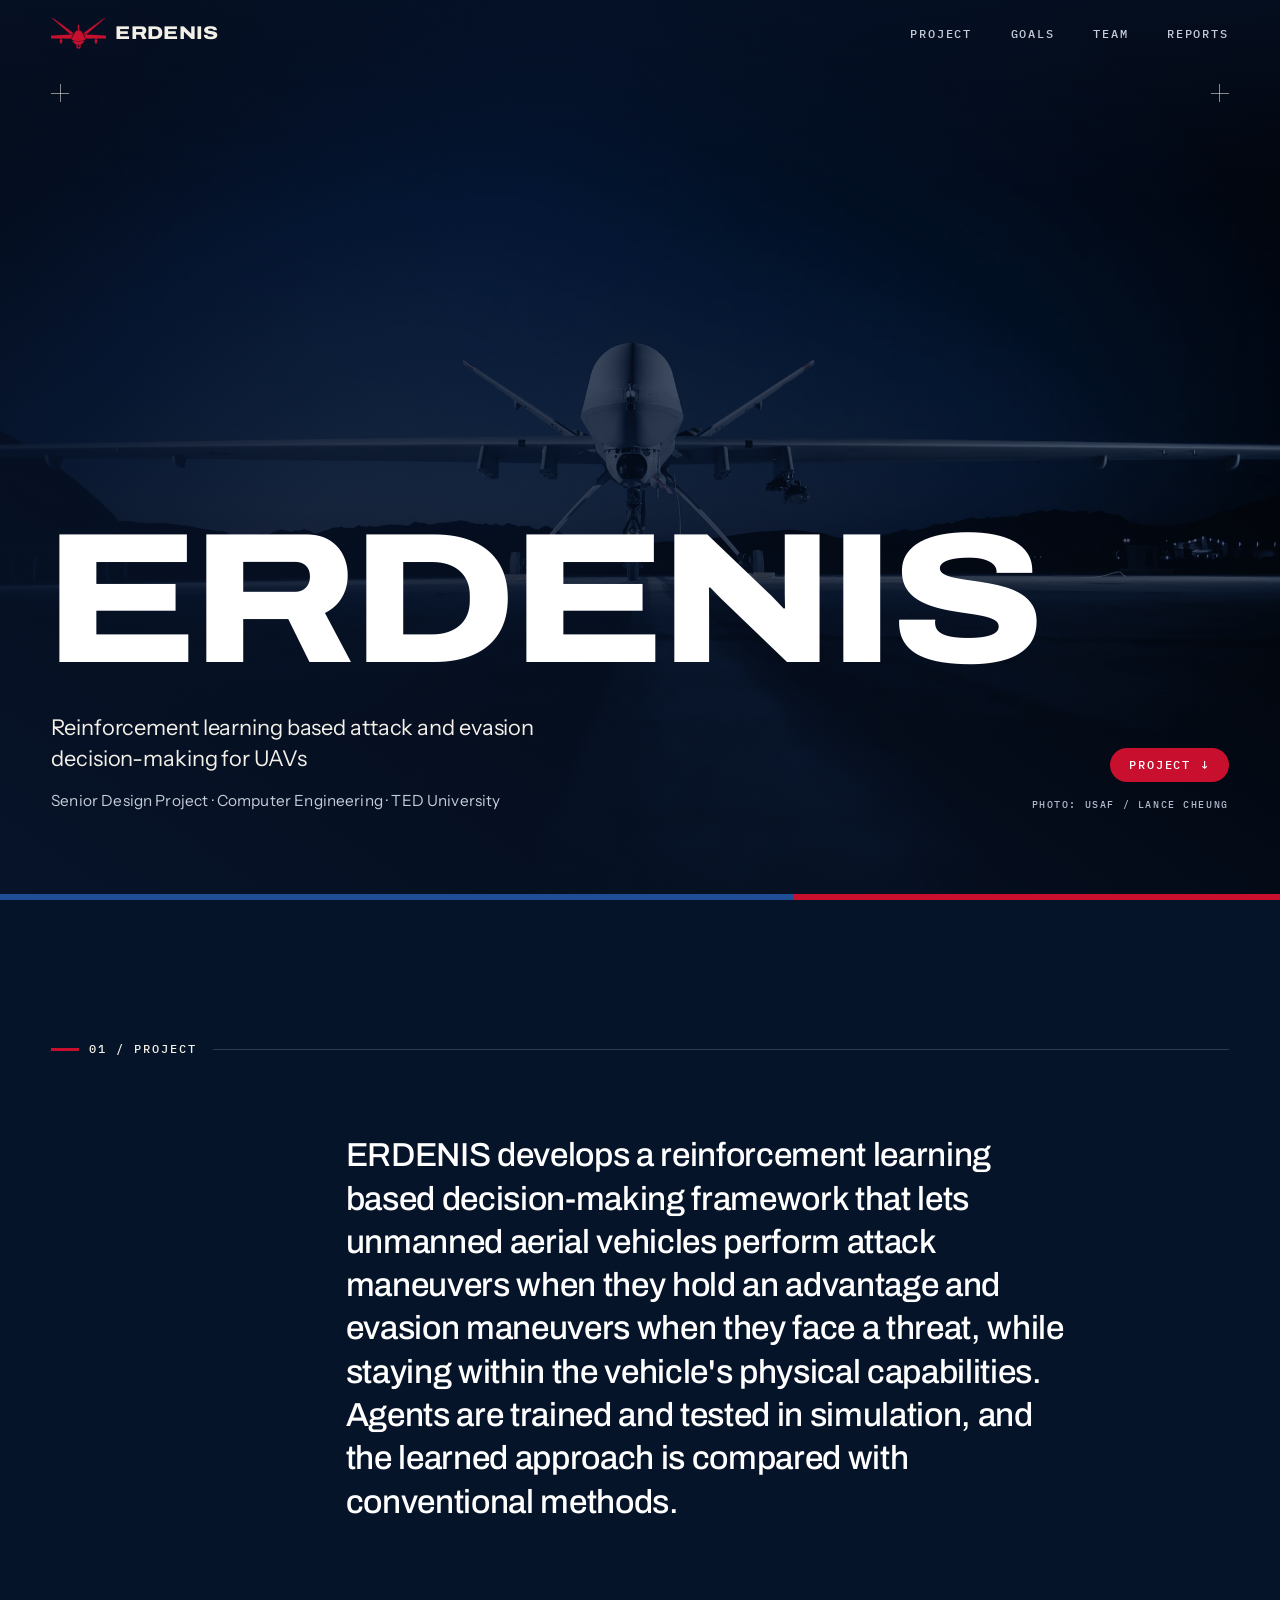
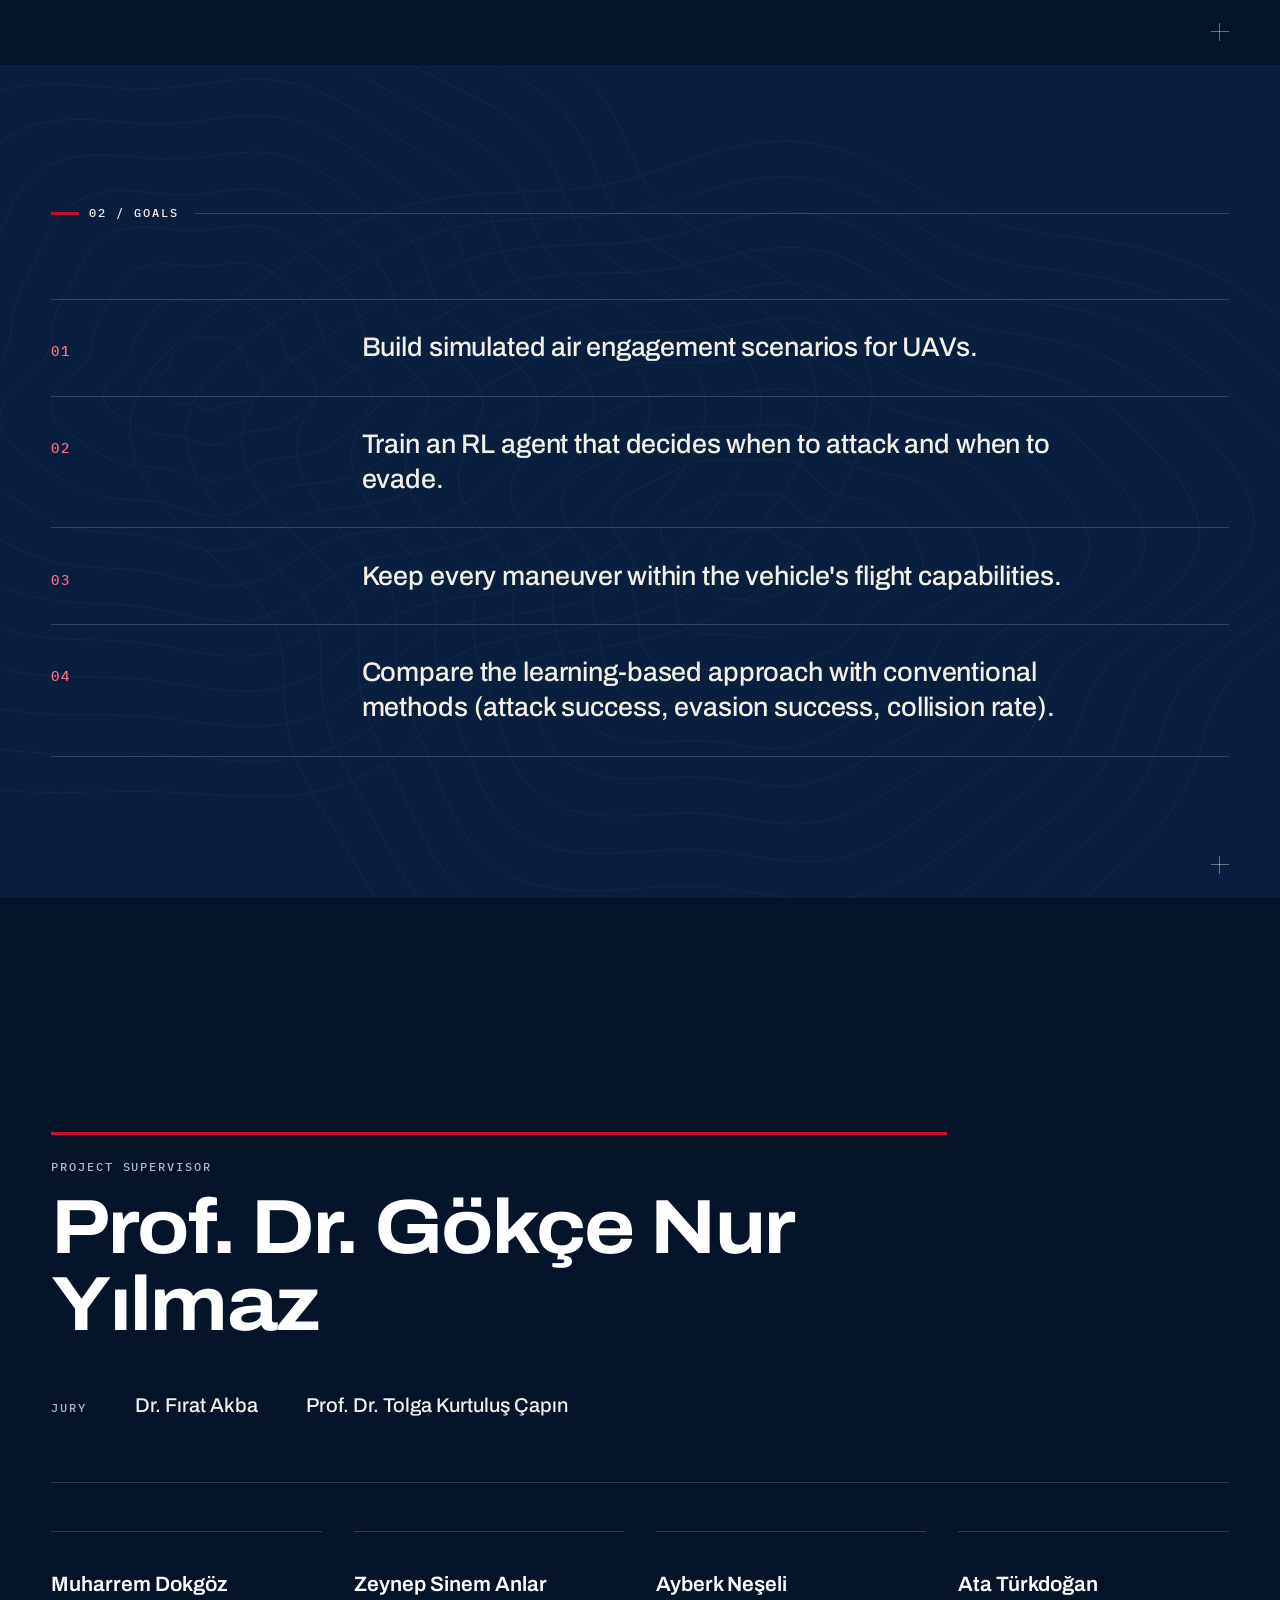
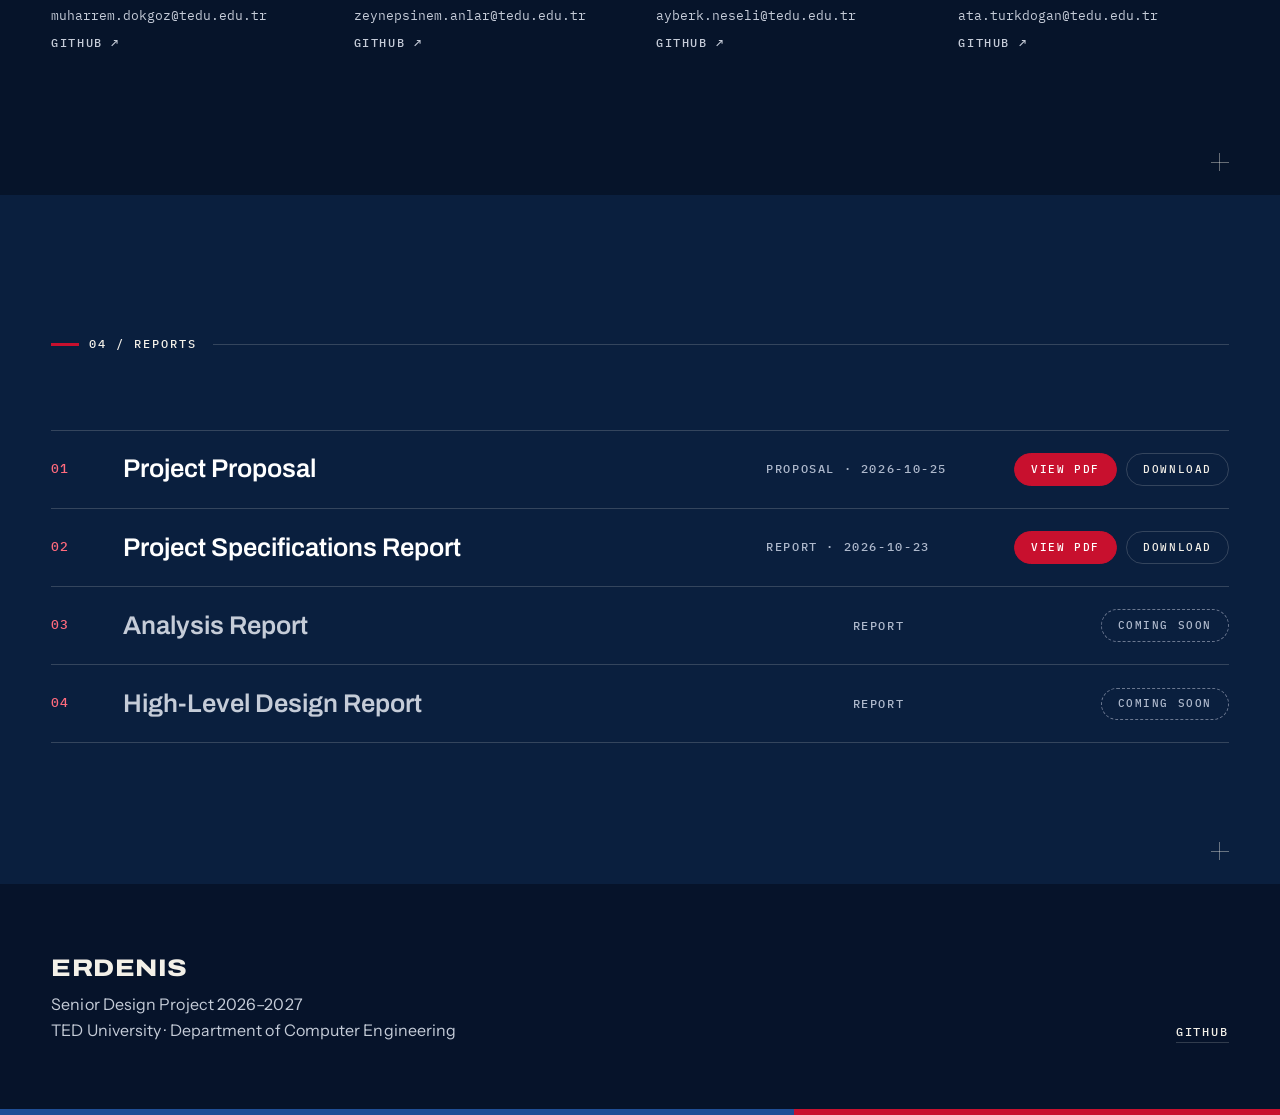
<file: index.html>
<!doctype html>
<html lang="en">
<head>
  <meta charset="utf-8">
  <meta name="viewport" content="width=device-width, initial-scale=1">
  <title>ERDENIS · Senior Design Project</title>
  <meta name="description" content="ERDENIS: reinforcement learning based attack and evasion decision-making for UAVs. Senior Design Project, Computer Engineering, TED University.">
  <meta name="theme-color" content="#07142B">
  <link rel="canonical" href="https://erdenis.com.tr/">
  <link rel="icon" type="image/png" sizes="64x64" href="assets/favicon.png">
  <link rel="icon" type="image/png" sizes="32x32" href="assets/favicon-32.png">
  <link rel="apple-touch-icon" href="assets/apple-touch-icon.png">

  <meta property="og:type" content="website">
  <meta property="og:site_name" content="ERDENIS">
  <meta property="og:title" content="ERDENIS · Senior Design Project">
  <meta property="og:description" content="Reinforcement learning based attack and evasion decision-making for UAVs.">
  <meta property="og:url" content="https://erdenis.com.tr/">
  <meta property="og:image" content="https://erdenis.com.tr/assets/og.jpg">
  <meta property="og:image:width" content="1200">
  <meta property="og:image:height" content="630">
  <meta name="twitter:card" content="summary_large_image">

  <link rel="preconnect" href="https://fonts.googleapis.com">
  <link rel="preconnect" href="https://fonts.gstatic.com" crossorigin>
  <link rel="stylesheet" href="https://fonts.googleapis.com/css2?family=Archivo:wdth,wght@62..125,500..900&family=IBM+Plex+Mono:wght@400;500&family=IBM+Plex+Sans:wght@400;500&family=Instrument+Sans:wght@400;500&display=swap">
  <link rel="stylesheet" href="css/style.css">
  <script>document.documentElement.classList.add('js');</script>
</head>
<body>
  <!-- Site-wide background photo. To swap it, replace assets/hero.jpg / hero.webp / hero-1200.jpg / hero-1200.webp (same file names); the hero shows the same photo. -->
  <div class="site-bg" aria-hidden="true">
    <picture>
      <source type="image/webp" srcset="assets/hero-1200.webp 1200w, assets/hero.webp 2400w" sizes="100vw">
      <img src="assets/hero.jpg" srcset="assets/hero-1200.jpg 1200w, assets/hero.jpg 2400w" sizes="100vw" width="2400" height="1548" alt="" decoding="async">
    </picture>
  </div>

  <a class="skip" href="project">Skip to content</a>

  <header class="site-header" id="header">
    <a class="brand" href="./" aria-label="ERDENIS, back to top">
      <img class="brand-mark" src="assets/logo.png" width="300" height="165" alt="">
      <span>ERDENIS</span>
    </a>
    <nav class="nav" id="nav" aria-label="Primary"></nav>
    <button class="menu-toggle" id="menuToggle" type="button" aria-expanded="false" aria-controls="nav"><span data-t="ui.menuOpen">Menu</span></button>
  </header>

  <main>
    <section class="hero" id="top">
      <div class="hero-photo" aria-hidden="false">
        <picture>
          <source type="image/webp" srcset="assets/hero-1200.webp 1200w, assets/hero.webp 2400w" sizes="100vw">
          <img src="assets/hero.jpg" srcset="assets/hero-1200.jpg 1200w, assets/hero.jpg 2400w" sizes="100vw" width="2400" height="1548" fetchpriority="high" decoding="async"
               alt="An MQ-9 Reaper unmanned aircraft facing the camera on a flight line at dusk">
          </picture>
      </div>
      <span class="xh xh-tl" aria-hidden="true"></span><span class="xh xh-tr" aria-hidden="true"></span>
      <div class="hero-copy">
        <h1 class="hero-title" data-t="hero.title"></h1>
        <p class="hero-tagline" data-t="hero.tagline"></p>
        <p class="hero-byline" data-t="hero.byline"></p>
      </div>
      <div class="hero-foot">
        <a class="pill" href="project"><span data-t="ui.scrollCue"></span><span aria-hidden="true">↓</span></a>
        <span class="label credit" data-t="ui.photoCredit"></span>
      </div>
      <div class="stripe" aria-hidden="true"></div>
    </section>

    <section class="section" id="project" aria-labelledby="h-project">
      <div class="wrap">
        <header class="sec-head"><span class="label">01 / <span id="h-project" data-t="ui.sections.project"></span></span></header>
        <p class="statement" data-t="project"></p>
      </div>
    </section>

    <section class="section section-alt contours" id="goals" aria-labelledby="h-goals">
      <div class="wrap">
        <header class="sec-head"><span class="label">02 / <span id="h-goals" data-t="ui.sections.goals"></span></span></header>
        <ol class="goals" id="goalList"></ol>
      </div>
    </section>

    <section class="section" id="team" aria-labelledby="h-team">
      <div class="wrap">
        <header class="sec-head"><span class="label">03 / <span id="h-team" data-t="ui.sections.team"></span></span></header>
        <div class="supervisor" id="supervisor"></div>
        <ul class="jury" id="jury"></ul>
        <ul class="people" id="people"></ul>
      </div>
    </section>

    <section class="section section-alt" id="reports" aria-labelledby="h-reports">
      <div class="wrap">
        <header class="sec-head"><span class="label">04 / <span id="h-reports" data-t="ui.sections.reports"></span></span></header>
        <ul class="reports" id="reportList"></ul>
      </div>
    </section>
  </main>

  <footer class="site-footer">
    <div class="wrap foot-grid">
      <div>
        <p class="foot-brand">ERDENIS</p>
        <p class="foot-line" data-t="footer.line"></p>
        <p class="foot-line" data-t="footer.dept"></p>
      </div>
      <p class="foot-links" id="footLinks"></p>
    </div>
    <div class="stripe" aria-hidden="true"></div>
  </footer>

  <noscript><p class="noscript">ERDENIS: reinforcement learning based attack and evasion decision-making for UAVs. Please enable JavaScript to see the full page.</p></noscript>
  <script src="js/main.js"></script>
</body>
</html>
</file>
<file: css/style.css>
/* ERDENIS: design tokens */
:root {
  --navy-900: #07142B;
  --navy-700: #0E2A52;
  --navy-500: #1F4E96;
  --paper: #F3F0E8;
  --ink: #0B1220;
  --signal-red: #C8102E;
  --red-soft: #FF6B7D; /* red tint for small text on navy (AA contrast) */
  --gray-300: #C5CCD8;
  --gray-400: #AEB9CC;
  --gray-600: #6B7890;
  --line: rgba(243, 240, 232, .18);

  --font-head: "Archivo", "Arial Narrow", Arial, sans-serif;
  --font-body: "IBM Plex Sans", system-ui, -apple-system, "Segoe UI", sans-serif;
  --font-sub: "Instrument Sans", "IBM Plex Sans", system-ui, sans-serif;
  --font-mono: "IBM Plex Mono", ui-monospace, Consolas, monospace;

  --gutter: clamp(1.25rem, 4vw, 3.5rem);
  --maxw: 1400px;
  --header-h: 4.25rem;
}

*, *::before, *::after { box-sizing: border-box; }
html { scroll-behavior: smooth; scroll-padding-top: var(--header-h); -webkit-text-size-adjust: 100%; }
body {
  margin: 0;
  background: var(--navy-900);
  color: var(--paper);
  font: 400 1rem/1.6 var(--font-body);
  overflow-x: hidden;
}
img { display: block; max-width: 100%; height: auto; }
a { color: inherit; }
h1, h2, h3, p, ul, ol { margin: 0; padding: 0; }
ul, ol { list-style: none; }

:focus-visible { outline: 2px solid var(--paper); outline-offset: 3px; }
.skip { position: absolute; left: -999px; top: 0; z-index: 100; background: var(--paper); color: var(--ink); padding: .6rem 1rem; }
.skip:focus { left: 0; }

.label {
  font: 500 .75rem/1.4 var(--font-mono);
  letter-spacing: .16em;
  text-transform: uppercase;
  color: var(--gray-400);
}

/* Site-wide background photo */
.site-bg { position: fixed; inset: 0; z-index: -1; background: var(--navy-900); }
.site-bg img { width: 100%; height: 100%; object-fit: cover; object-position: 50% 45%; opacity: .17; filter: saturate(.7) hue-rotate(-6deg) brightness(.8) contrast(1.05); }
.site-bg::after { content: ""; position: absolute; inset: 0; background: rgba(0, 0, 0, .35); }

/* Header */
.site-header {
  position: fixed; inset: 0 0 auto 0; z-index: 50;
  height: var(--header-h);
  display: flex; align-items: center; justify-content: space-between;
  padding: 0 var(--gutter);
  transition: background-color .25s, border-color .25s;
  border-bottom: 1px solid transparent;
}
.site-header.scrolled { background: rgba(7, 20, 43, .94); border-bottom-color: var(--line); }
.brand {
  display: inline-flex; align-items: center; gap: .55rem; text-decoration: none; position: relative; z-index: 60;
  font: 800 1.15rem/1 var(--font-head); font-stretch: 118%; letter-spacing: .02em;
}
.brand-mark { height: 1.9rem; width: auto; }
.nav { display: flex; gap: clamp(1.25rem, 3vw, 2.5rem); }
.nav a {
  position: relative; text-decoration: none; padding: .4rem 0;
  font: 500 .72rem/1 var(--font-mono); letter-spacing: .16em; text-transform: uppercase;
  color: var(--gray-300); transition: color .2s;
}
.nav a::after { content: ""; position: absolute; left: 0; right: 0; bottom: -2px; height: 2px; background: var(--signal-red); transform: scaleX(0); transform-origin: left; transition: transform .25s; }
.nav a:hover { color: #fff; }
.nav a[aria-current="true"] { color: #fff; }
.nav a[aria-current="true"]::after, .nav a:hover::after { transform: scaleX(1); }
.menu-toggle {
  display: none; position: relative; z-index: 60;
  background: none; border: 1px solid var(--line); color: var(--paper); cursor: pointer;
  padding: .55rem .9rem; font: 500 .72rem/1 var(--font-mono); letter-spacing: .16em; text-transform: uppercase;
}

/* Hero */
.hero { position: relative; min-height: 100vh; min-height: 100svh; display: flex; flex-direction: column; justify-content: flex-end; padding: 0 var(--gutter) clamp(3rem, 7vw, 5.5rem); overflow: hidden; }
.hero-photo { position: absolute; inset: 0; z-index: 0; }
.hero-photo img { width: 100%; height: 100%; object-fit: cover; object-position: 50% 38%; filter: saturate(.7) hue-rotate(-6deg) brightness(.62) contrast(1.05); }
.hero-photo::after { content: ""; position: absolute; inset: 0; background: #16335F; mix-blend-mode: color; opacity: .55; pointer-events: none; }
.hero::before {
  content: ""; position: absolute; inset: 0; z-index: 1;
  background:
    linear-gradient(to top right, rgba(7, 20, 43, .94) 0%, rgba(7, 20, 43, .6) 40%, rgba(7, 20, 43, .1) 72%),
    linear-gradient(to bottom, rgba(7, 20, 43, .6) 0, rgba(7, 20, 43, 0) 22%),
    rgba(4, 10, 22, .32);
}
.hero-copy, .hero-foot { position: relative; z-index: 2; }
.hero-title {
  font: 800 clamp(3.6rem, 14.5vw, 15rem)/.82 var(--font-head); font-stretch: 120%;
  letter-spacing: -.035em; text-transform: uppercase; color: #fff;
  margin-left: -.04em;
}
.hero-tagline { margin-top: clamp(1.25rem, 3vw, 2.25rem); max-width: 34rem; font: 400 clamp(1.1rem, 1.7vw, 1.45rem)/1.4 var(--font-sub); letter-spacing: -.005em; color: var(--paper); }
.hero-byline { margin-top: 1rem; font: 400 clamp(.9rem, 1.2vw, 1rem)/1.5 var(--font-sub); letter-spacing: .01em; color: var(--gray-300); }
.hero-foot { position: absolute; right: var(--gutter); bottom: clamp(3rem, 7vw, 5.5rem); display: flex; flex-direction: column; align-items: flex-end; gap: 1rem; }
.credit { font-size: .62rem; color: var(--gray-400); }
.pill {
  display: inline-flex; gap: .6rem; align-items: center; text-decoration: none;
  background: var(--signal-red); color: #fff; padding: .7rem 1.2rem; border-radius: 999px;
  font: 500 .72rem/1 var(--font-mono); letter-spacing: .16em; text-transform: uppercase; transition: background-color .2s;
}
.pill:hover { background: #A60D26; }

.stripe { position: absolute; left: 0; right: 0; bottom: 0; height: 6px; z-index: 3; background: linear-gradient(90deg, var(--navy-500) 0 62%, var(--signal-red) 62% 100%); }

/* Crosshair marks (technical-drawing detail) */
.xh { position: absolute; width: 18px; height: 18px; color: rgba(243, 240, 232, .55); pointer-events: none; z-index: 2;
  background: linear-gradient(currentColor, currentColor) center / 1px 100% no-repeat, linear-gradient(currentColor, currentColor) center / 100% 1px no-repeat; }
.xh-tl { top: calc(var(--header-h) + 1rem); left: var(--gutter); }
.xh-tr { top: calc(var(--header-h) + 1rem); right: var(--gutter); }

/* Sections */
.section { position: relative; padding: clamp(4.5rem, 11vw, 9rem) 0; background: rgba(7, 20, 43, .5); }
.section-alt { background: rgba(14, 42, 82, .5); }
.section::after {
  content: ""; position: absolute; right: var(--gutter); bottom: 1.5rem; width: 18px; height: 18px; color: rgba(243, 240, 232, .4); pointer-events: none;
  background: linear-gradient(currentColor, currentColor) center / 1px 100% no-repeat, linear-gradient(currentColor, currentColor) center / 100% 1px no-repeat;
}
.wrap { width: 100%; max-width: var(--maxw); margin: 0 auto; padding: 0 var(--gutter); position: relative; }
.sec-head { display: flex; align-items: center; gap: 1rem; margin-bottom: clamp(2.5rem, 6vw, 5rem); }
.sec-head .label { display: inline-flex; align-items: center; gap: .6rem; color: var(--paper); white-space: nowrap; }
.sec-head .label::before { content: ""; width: 28px; height: 3px; background: var(--signal-red); }
.sec-head::after { content: ""; flex: 1; height: 1px; background: var(--line); }

.contours::before { content: ""; position: absolute; inset: 0; background: url("../assets/contours.svg") right center / cover no-repeat; opacity: .03; pointer-events: none; }

/* Project */
.statement { max-width: 46rem; font: 500 clamp(1.4rem, 2.6vw, 2.35rem)/1.3 var(--font-head); font-stretch: 100%; letter-spacing: -.01em; color: #fff; }
@media (min-width: 900px) { .statement { margin-left: 25%; } }

/* Goals */
.goals { counter-reset: g; }
.goals li { display: grid; grid-template-columns: 4.5rem 1fr; align-items: baseline; gap: 1rem; padding: clamp(1.2rem, 2.4vw, 1.9rem) 0; border-top: 1px solid var(--line); }
.goals li:last-child { border-bottom: 1px solid var(--line); }
.goals li::before { counter-increment: g; content: counter(g, decimal-leading-zero); font: 500 .85rem/1 var(--font-mono); letter-spacing: .12em; color: var(--red-soft); }
.goals li span { font: 500 clamp(1.15rem, 2.1vw, 1.85rem)/1.3 var(--font-head); letter-spacing: -.005em; max-width: 48rem; }
@media (min-width: 900px) { .goals li { grid-template-columns: 25% 1fr; } }

/* Team */
.supervisor { border-top: 3px solid var(--signal-red); padding-top: 1.5rem; max-width: 56rem; }
.supervisor .name { margin-top: .9rem; font: 700 clamp(2.1rem, 6vw, 5rem)/1 var(--font-head); font-stretch: 112%; letter-spacing: -.025em; color: #fff; }
.jury { margin-top: clamp(2rem, 4vw, 3rem); display: flex; flex-wrap: wrap; gap: .75rem 3rem; align-items: baseline; padding-bottom: clamp(2.5rem, 5vw, 4rem); border-bottom: 1px solid var(--line); }
.jury li { font: 500 1.25rem/1.3 var(--font-head); }
.jury li.label { font: 500 .75rem/1.4 var(--font-mono); }
.jury li.tba { color: var(--gray-400); }
.people { margin-top: clamp(2rem, 4vw, 3rem); display: grid; grid-template-columns: repeat(auto-fit, minmax(235px, 1fr)); gap: 2.5rem 2rem; }
.person { border-top: 1px solid var(--line); padding-top: 1.5rem; min-width: 0; }
.person-photo { width: 6rem; height: 6rem; object-fit: cover; filter: grayscale(1); }
.person .pname { margin-top: 1rem; font: 600 1.3rem/1.25 var(--font-head); color: #fff; }
.person .pmail { display: block; margin-top: .5rem; font: 400 .82rem/1.5 var(--font-mono); color: var(--gray-300); text-decoration: none; overflow-wrap: anywhere; }
.person .pmail:hover, .person .pgh:hover { color: #fff; text-decoration: underline; text-underline-offset: 3px; }
.person .pgh { display: inline-block; margin-top: .6rem; font: 500 .72rem/1.4 var(--font-mono); letter-spacing: .14em; text-transform: uppercase; color: var(--gray-300); text-decoration: none; }

/* Reports */
.reports li { display: grid; grid-template-columns: 3rem minmax(0, 1fr) 14rem auto; gap: 1rem 1.5rem; align-items: center; padding: 1.4rem 0; border-top: 1px solid var(--line); }
.reports li:last-child { border-bottom: 1px solid var(--line); }
.r-idx { font: 500 .8rem/1 var(--font-mono); color: var(--red-soft); letter-spacing: .1em; }
.r-title { font: 600 clamp(1.2rem, 2vw, 1.6rem)/1.25 var(--font-head); color: #fff; }
.r-meta { font: 500 .72rem/1.4 var(--font-mono); letter-spacing: .14em; text-transform: uppercase; color: var(--gray-400); }
.r-actions { display: flex; gap: .6rem; justify-content: flex-end; }
.btn { text-decoration: none; padding: .6rem 1rem; border: 1px solid var(--line); border-radius: 999px; color: var(--paper); font: 500 .7rem/1 var(--font-mono); letter-spacing: .14em; text-transform: uppercase; white-space: nowrap; transition: background-color .2s, border-color .2s; }
.btn:hover { border-color: var(--paper); }
.btn-primary { background: var(--signal-red); border-color: var(--signal-red); color: #fff; }
.btn-primary:hover { background: #A60D26; border-color: #A60D26; }
.r-soon { padding: .6rem 1rem; border: 1px dashed var(--gray-600); border-radius: 999px; color: var(--gray-400); font: 500 .7rem/1 var(--font-mono); letter-spacing: .14em; text-transform: uppercase; white-space: nowrap; }
.is-soon .r-title { color: var(--gray-300); }

/* Footer */
.site-footer { position: relative; background: rgba(7, 20, 43, .96); padding: clamp(3rem, 6vw, 4.5rem) 0 clamp(3rem, 6vw, 4.5rem); }
.foot-grid { display: flex; flex-wrap: wrap; gap: 2rem; justify-content: space-between; align-items: flex-end; }
.foot-brand { font: 800 1.5rem/1 var(--font-head); font-stretch: 118%; letter-spacing: .02em; margin-bottom: .75rem; }
.foot-line { font: 400 1rem/1.6 var(--font-sub); letter-spacing: .005em; color: var(--gray-300); }
.foot-links { display: flex; gap: 1.5rem; font: 500 .72rem/1 var(--font-mono); letter-spacing: .16em; text-transform: uppercase; }
.foot-links a { text-decoration: none; border-bottom: 1px solid var(--line); padding-bottom: .3rem; }
.foot-links a:hover { border-color: var(--paper); }
.noscript { padding: 2rem var(--gutter); }

/* Reveal */
.js .reveal { opacity: 0; transform: translateY(14px); transition: opacity .7s ease, transform .7s ease; }
.js .reveal.in { opacity: 1; transform: none; }

/* Mobile */
@media (max-width: 860px) {
  .menu-toggle { display: inline-block; }
  .nav {
    position: fixed; inset: 0; z-index: 55; background: var(--navy-900);
    flex-direction: column; justify-content: center; gap: 1.6rem; padding: 0 var(--gutter);
    visibility: hidden; opacity: 0; transition: opacity .25s, visibility .25s;
  }
  .nav a { font: 800 clamp(2.4rem, 11vw, 4rem)/1 var(--font-head); font-stretch: 118%; letter-spacing: -.02em; text-transform: uppercase; color: #fff; }
  .nav.open { visibility: visible; opacity: 1; }
  body.menu-open { overflow: hidden; }
  .reports li { grid-template-columns: 2.5rem minmax(0, 1fr); }
  .r-meta { grid-column: 2; }
  .r-actions { grid-column: 2; justify-content: flex-start; }
  .hero-foot { position: relative; right: auto; bottom: auto; flex-direction: row; justify-content: space-between; align-items: center; width: 100%; margin-top: 2rem; }
  .hero { padding-bottom: 3rem; }
  .hero-photo img { object-position: 50% 30%; }
}

@media (prefers-reduced-motion: reduce) {
  html { scroll-behavior: auto; }
  .js .reveal { opacity: 1; transform: none; transition: none; }
  * { transition-duration: .01ms !important; }
}
</file>
